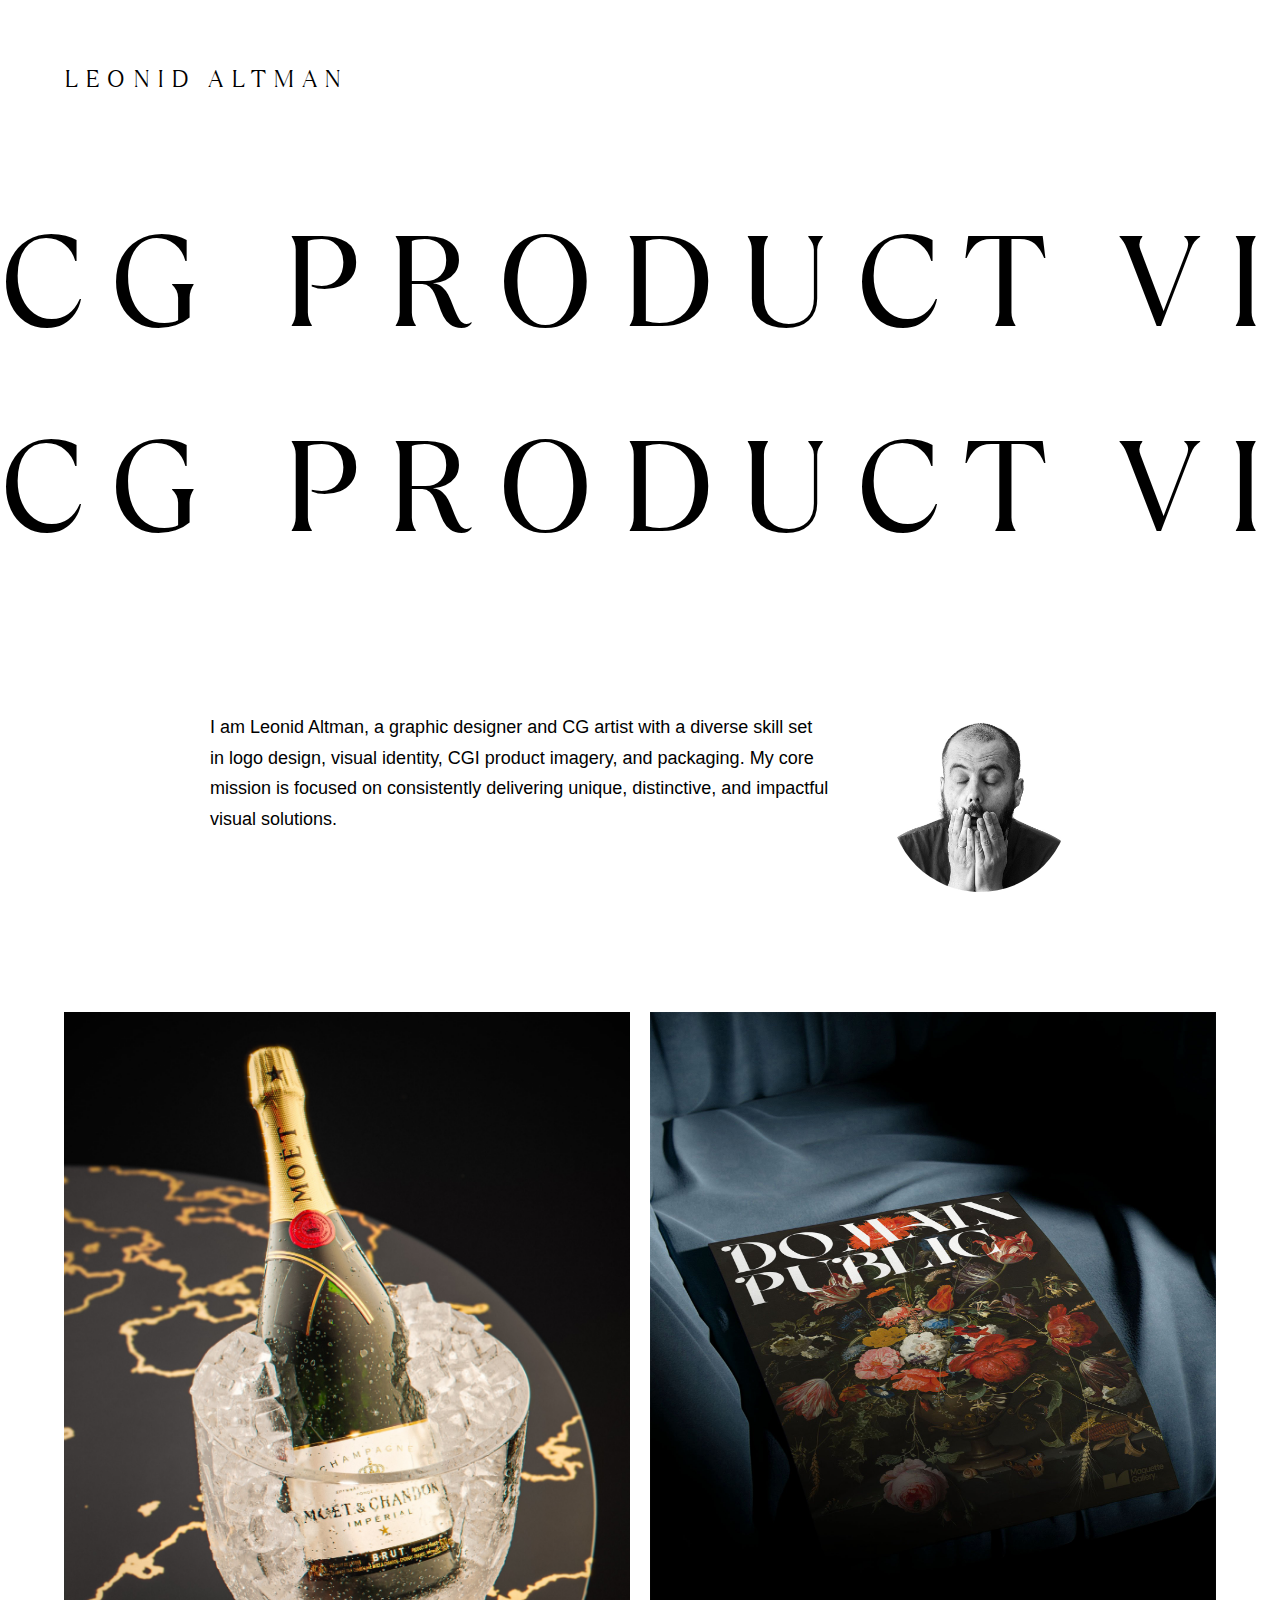
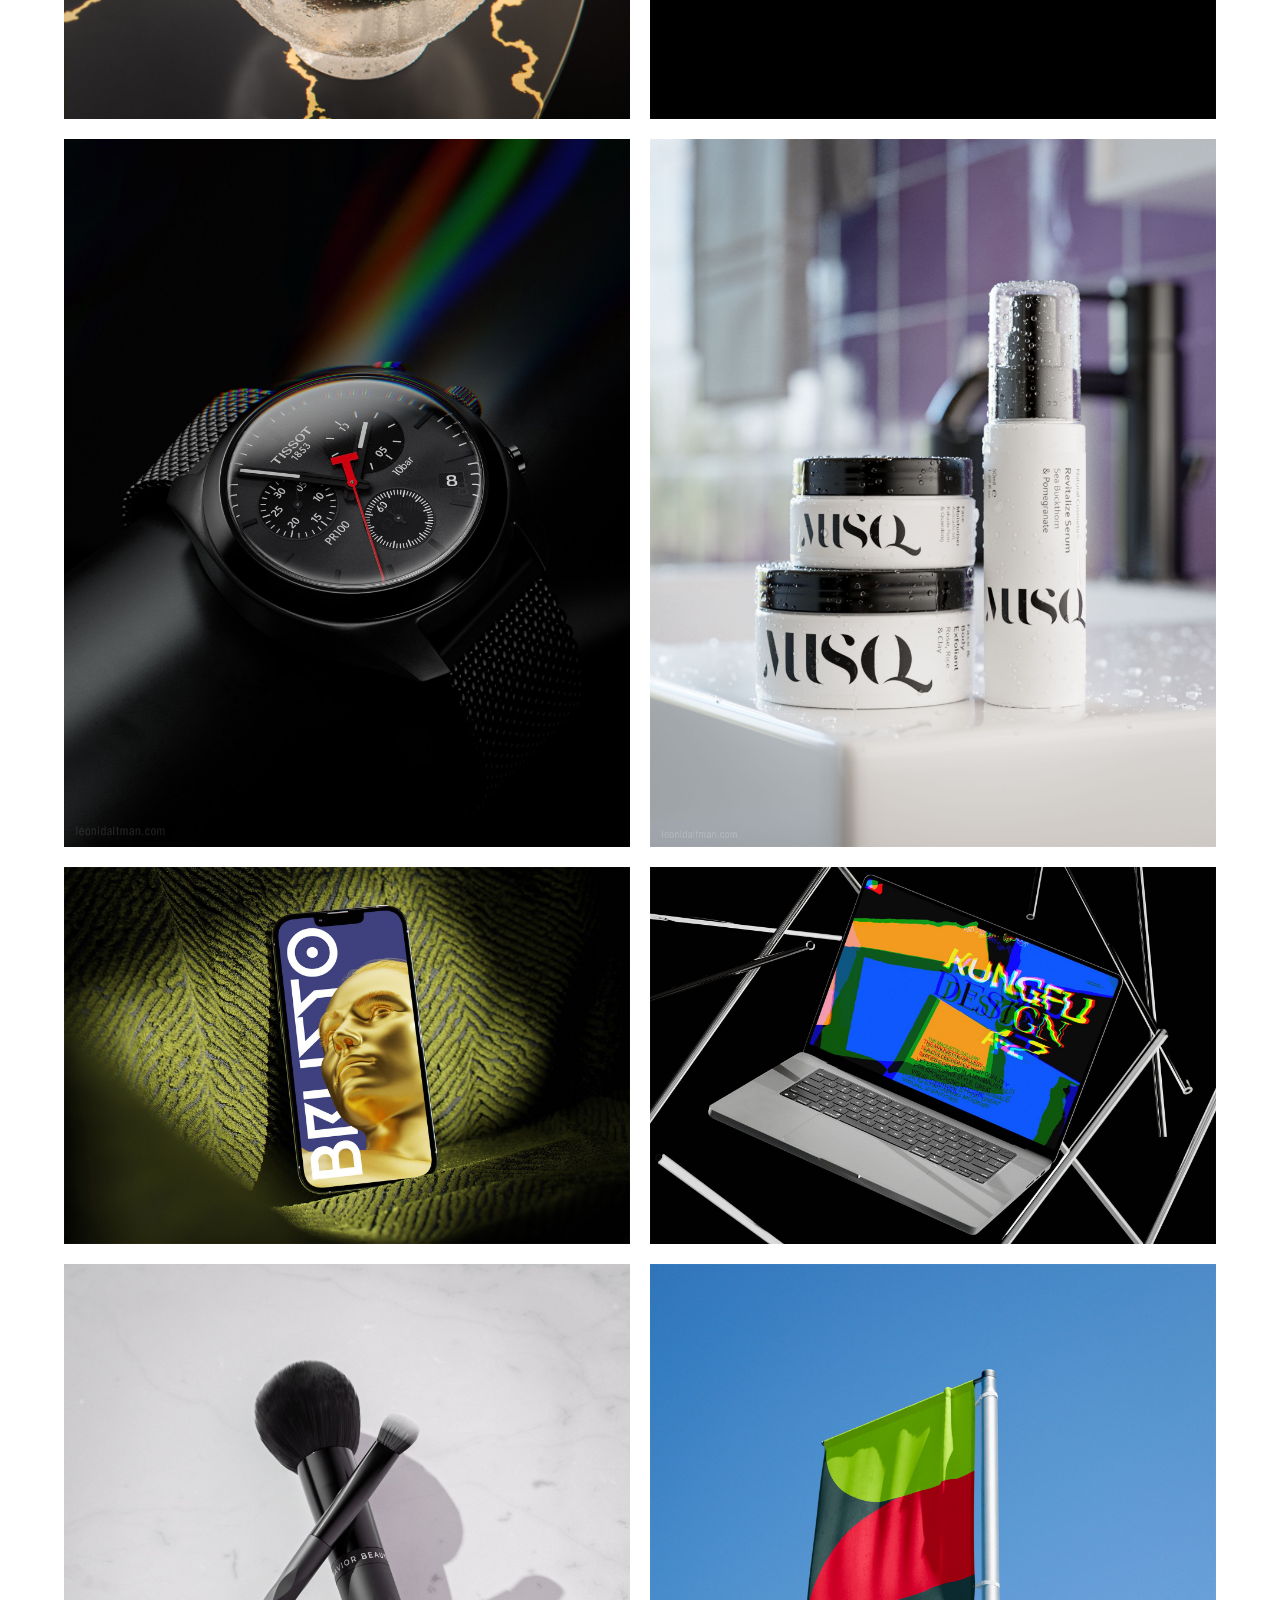
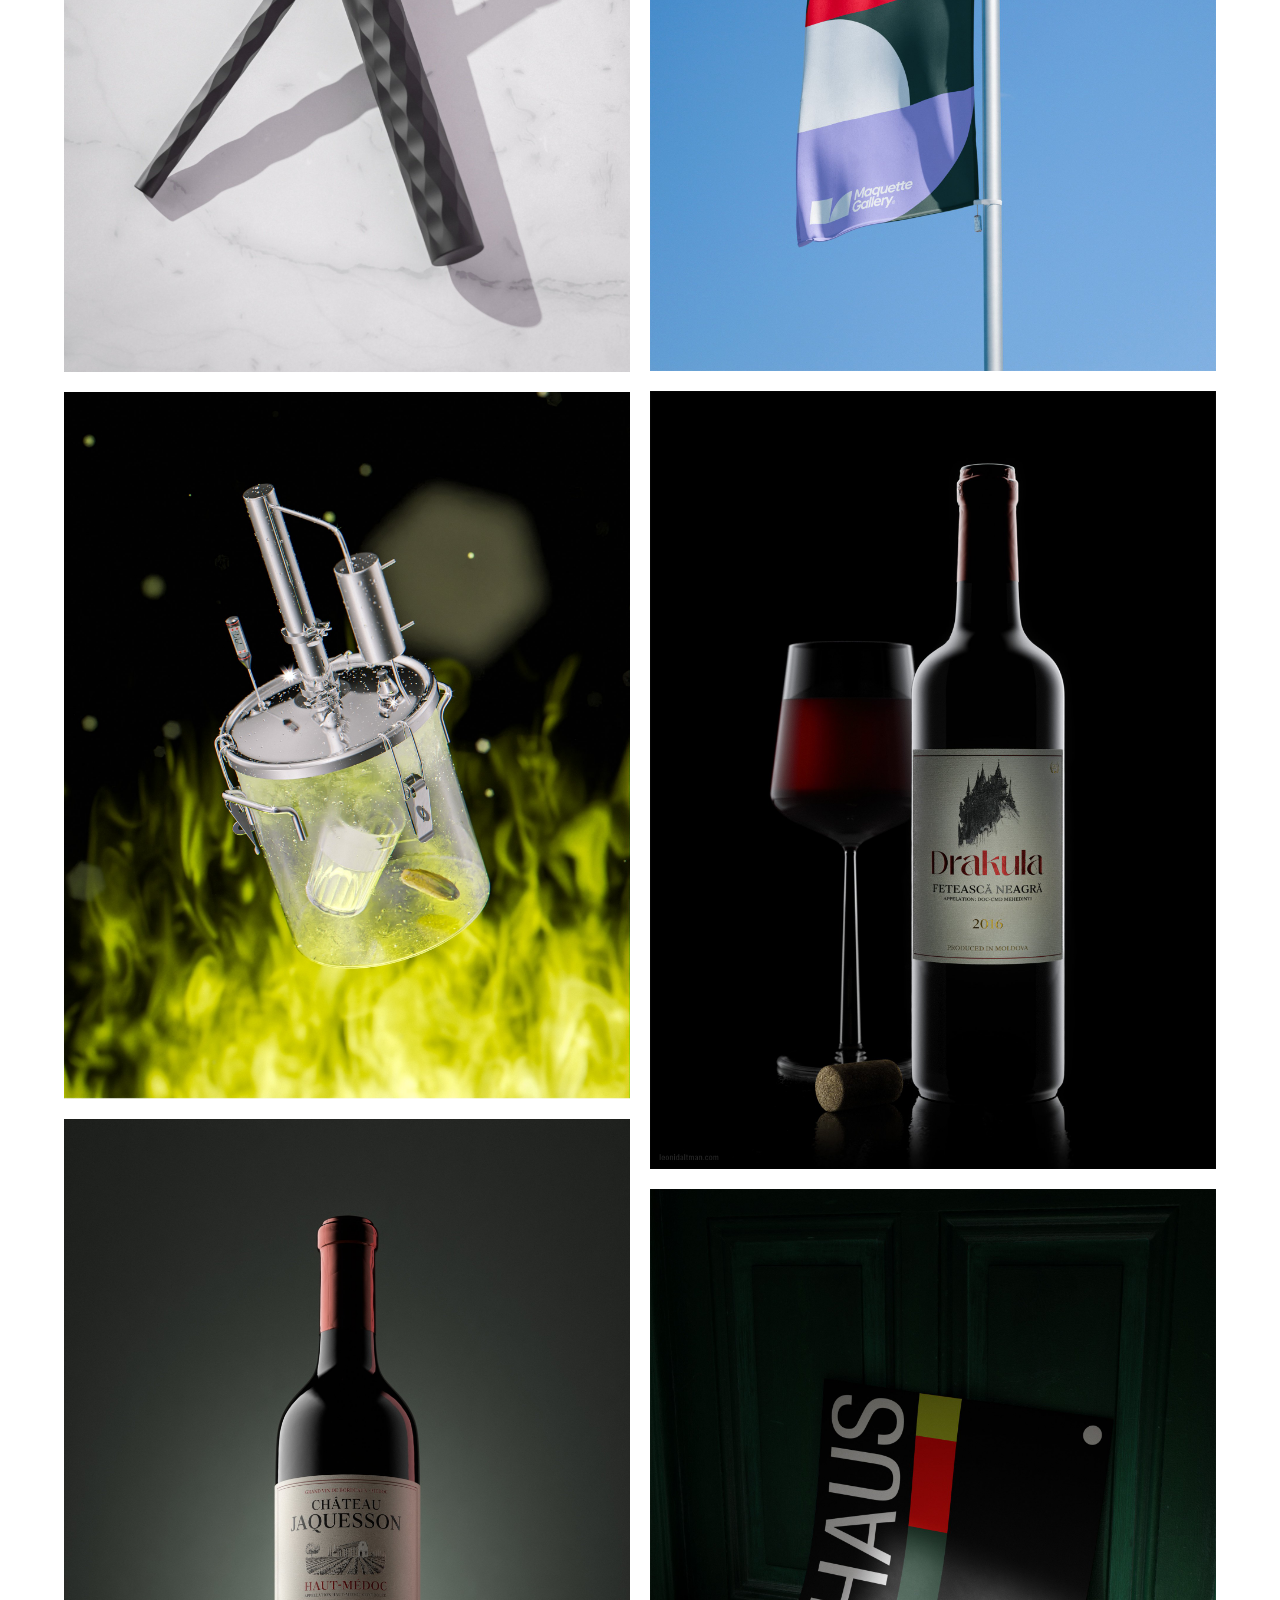
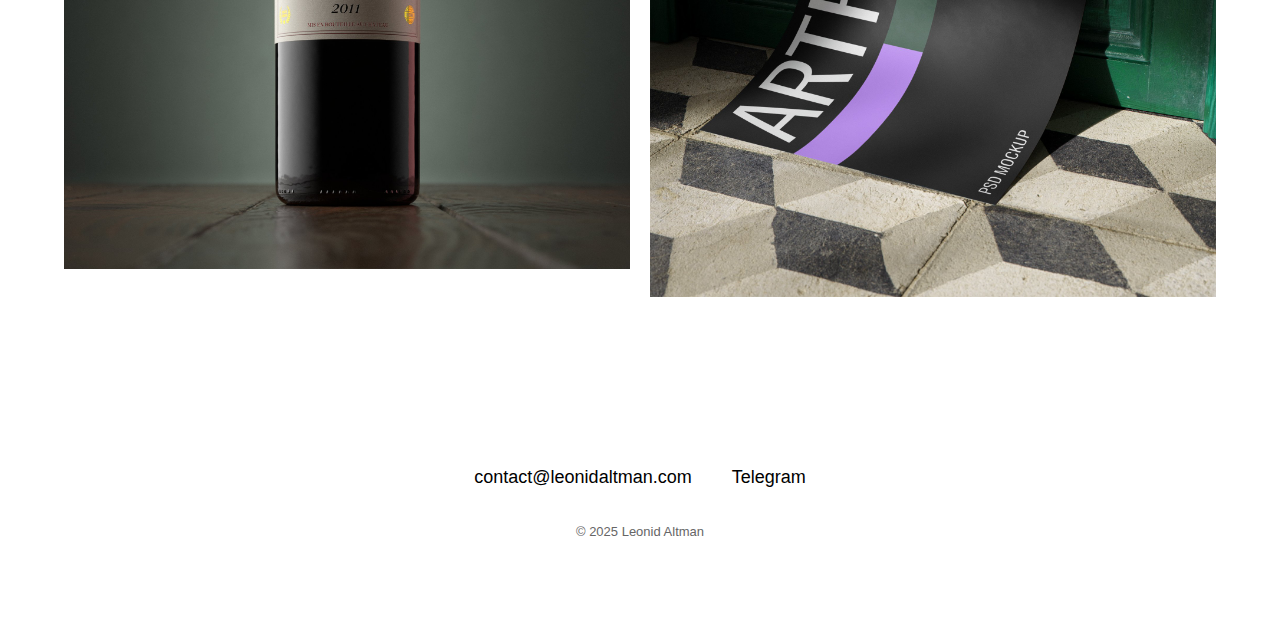
<file: index.html>
<!DOCTYPE html>
<html lang="en">
<head>
    <meta charset="UTF-8">
    <meta name="viewport" content="width=device-width, initial-scale=1.0">
    <meta name="description" content="Leonid Altman - Graphic designer and CG artist specializing in logo design, visual identity, CGI product imagery, and packaging. View my portfolio of 3D modeling, rendering, and product visualization work.">
    <meta name="keywords" content="graphic designer, CG artist, 3D modeling, product visualization, logo design, packaging design, CGI, rendering, Leonid Altman, portfolio">
    <link rel="canonical" href="https://leonidaltman.com/">
    
    <!-- Open Graph / Facebook -->
    <meta property="og:type" content="website">
    <meta property="og:url" content="https://leonidaltman.com/">
    <meta property="og:title" content="Leonid Altman - Graphic Designer & CG Artist">
    <meta property="og:description" content="Portfolio showcasing CG product visualization, logo design, 3D modeling & rendering, and packaging design.">
    <meta property="og:image" content="https://leonidaltman.com/images/ava-altman.jpg">
    
    <!-- Twitter -->
    <meta property="twitter:card" content="summary_large_image">
    <meta property="twitter:url" content="https://leonidaltman.com/">
    <meta property="twitter:title" content="Leonid Altman - Graphic Designer & CG Artist">
    <meta property="twitter:description" content="Portfolio showcasing CG product visualization, logo design, 3D modeling & rendering, and packaging design.">
    <meta property="twitter:image" content="https://leonidaltman.com/images/ava-altman.jpg">
    
    <title>Leonid Altman - Graphic Designer & CG Artist</title>
    <link rel="icon" type="image/x-icon" href="/favicon.ico">
    
    <!-- Preload fonts for faster loading -->
    <link rel="preload" href="fonts/TTRamillas-Light.woff2" as="font" type="font/woff2" crossorigin>
    <link rel="preload" href="fonts/TTRamillas-Regular.woff2" as="font" type="font/woff2" crossorigin>
    
    <link rel="stylesheet" href="css/style.css">
</head>
<body>
    <!-- Header with Logo -->
    <header class="site-header">
        <h1 class="site-logo">LEONID ALTMAN</h1>
    </header>

    <!-- Animated Marquee Header -->
    <div class="marquee-container">
        <div class="marquee-content">
            <span>CG PRODUCT VISUALISATION · LOGO DESIGN · 3D MODELING &amp; RENDERING · PACKAGING · </span>
            <span>CG PRODUCT VISUALISATION · LOGO DESIGN · 3D MODELING &amp; RENDERING · PACKAGING · </span>
        </div>
    </div>

    <!-- Main Container -->
    <div class="container">
        <!-- Bio Section -->
        <section class="bio-section">
            <div class="bio-content">
                <p class="bio-text">
                    I am Leonid Altman, a graphic designer and CG artist with a diverse skill set in logo design, visual identity, CGI product imagery, and packaging. My core mission is focused on consistently delivering unique, distinctive, and impactful visual solutions.
                </p>
                <img src="images/ava-altman.jpg" alt="Leonid Altman" class="profile-image">
            </div>
        </section>

        <!-- Portfolio Gallery -->
        <section class="portfolio-gallery">
            <div class="gallery-grid">
                <div class="gallery-item">
                    <img src="images/portfolio/side-moet.jpg" alt="Moet Champagne Product Visualization" width="2500" height="3125" loading="lazy">
                </div>
                <div class="gallery-item">
                    <img src="images/portfolio/tissot-watch-cgi-promo-image.jpeg" alt="Tissot Watch CGI Promo" width="2000" height="2500" loading="lazy">
                </div>
                <div class="gallery-item">
                    <img src="images/portfolio/630516438cb0cd5ea9de54f8_phone-mockup-003-maquette-gallery-01.jpg" alt="Phone Mockup Design" width="1920" height="1280" loading="lazy">
                </div>
                <div class="gallery-item">
                    <img src="images/portfolio/brushes-mavior-beauty-new.jpg" alt="Mavior Beauty Brushes" width="1920" height="2400" loading="lazy">
                </div>
                <div class="gallery-item">
                    <img src="images/portfolio/home-distiller-uzbi.jpg" alt="Home Distiller Uzbi" width="2000" height="2500" loading="lazy">
                </div>
                <div class="gallery-item">
                    <img src="images/portfolio/chateau-jaquesson-001.jpg" alt="Chateau Jaquesson Wine" width="2174" height="2880" loading="lazy">
                </div>
                <div class="gallery-item">
                    <img src="images/portfolio/6318e6224d5507bfb79b40a9_poster-mockup-004-maquette-gallery-picture-01.jpg" alt="Poster Mockup Design" width="1920" height="2400" loading="lazy">
                </div>
                <div class="gallery-item">
                    <img src="images/portfolio/musq-cosmetics-04.jpg" alt="Musq Cosmetics" width="1920" height="2400" loading="lazy">
                </div>
                <div class="gallery-item">
                    <img src="images/portfolio/631ac3939035144421d97307_laptop-mockup-005-maquette-gallery-06.jpg" alt="Laptop Mockup" width="1920" height="1278" loading="lazy">
                </div>
                <div class="gallery-item">
                    <img src="images/portfolio/flag-mockup-001-maquette-gallery.jpg" alt="Flag Mockup" width="1920" height="2400" loading="lazy">
                </div>
                <div class="gallery-item">
                    <img src="images/portfolio/drakula-wine-bottle.jpg" alt="Drakula Wine Bottle" width="1920" height="2640" loading="lazy">
                </div>
                <div class="gallery-item">
                    <img src="images/portfolio/63050bf358d78959621b990d_poster-mockup-002-maquette-gallery-01.jpg" alt="Poster Mockup" width="1920" height="2400" loading="lazy">
                </div>
            </div>
        </section>

        <!-- Contact Section -->
        <footer class="contact-section">
            <div class="contact-links">
                <a href="#" class="contact-link protected-email" data-email="Y29udGFjdEBsZW9uaWRhbHRtYW4uY29t">contact@leonidaltman.com</a>
                <a href="http://t.me/leonidaltman" class="contact-link" target="_blank">Telegram</a>
            </div>
            <p class="copyright">© 2025 Leonid Altman</p>
        </footer>
    </div>

    <script src="js/script.js"></script>
    
    <!-- Structured Data -->
    <script type="application/ld+json">
    {
      "@context": "https://schema.org",
      "@type": "Person",
      "name": "Leonid Altman",
      "jobTitle": "Graphic Designer & CG Artist",
      "description": "Graphic designer and CG artist specializing in logo design, visual identity, CGI product imagery, and packaging",
      "url": "https://leonidaltman.com",
      "image": "https://leonidaltman.com/images/ava-altman.jpg",
      "sameAs": [
        "http://t.me/leonidaltman"
      ],
      "knowsAbout": ["Graphic Design", "3D Modeling", "CGI", "Product Visualization", "Logo Design", "Packaging Design", "Visual Identity", "Rendering"]
    }
    </script>
</body>
</html>
</file>
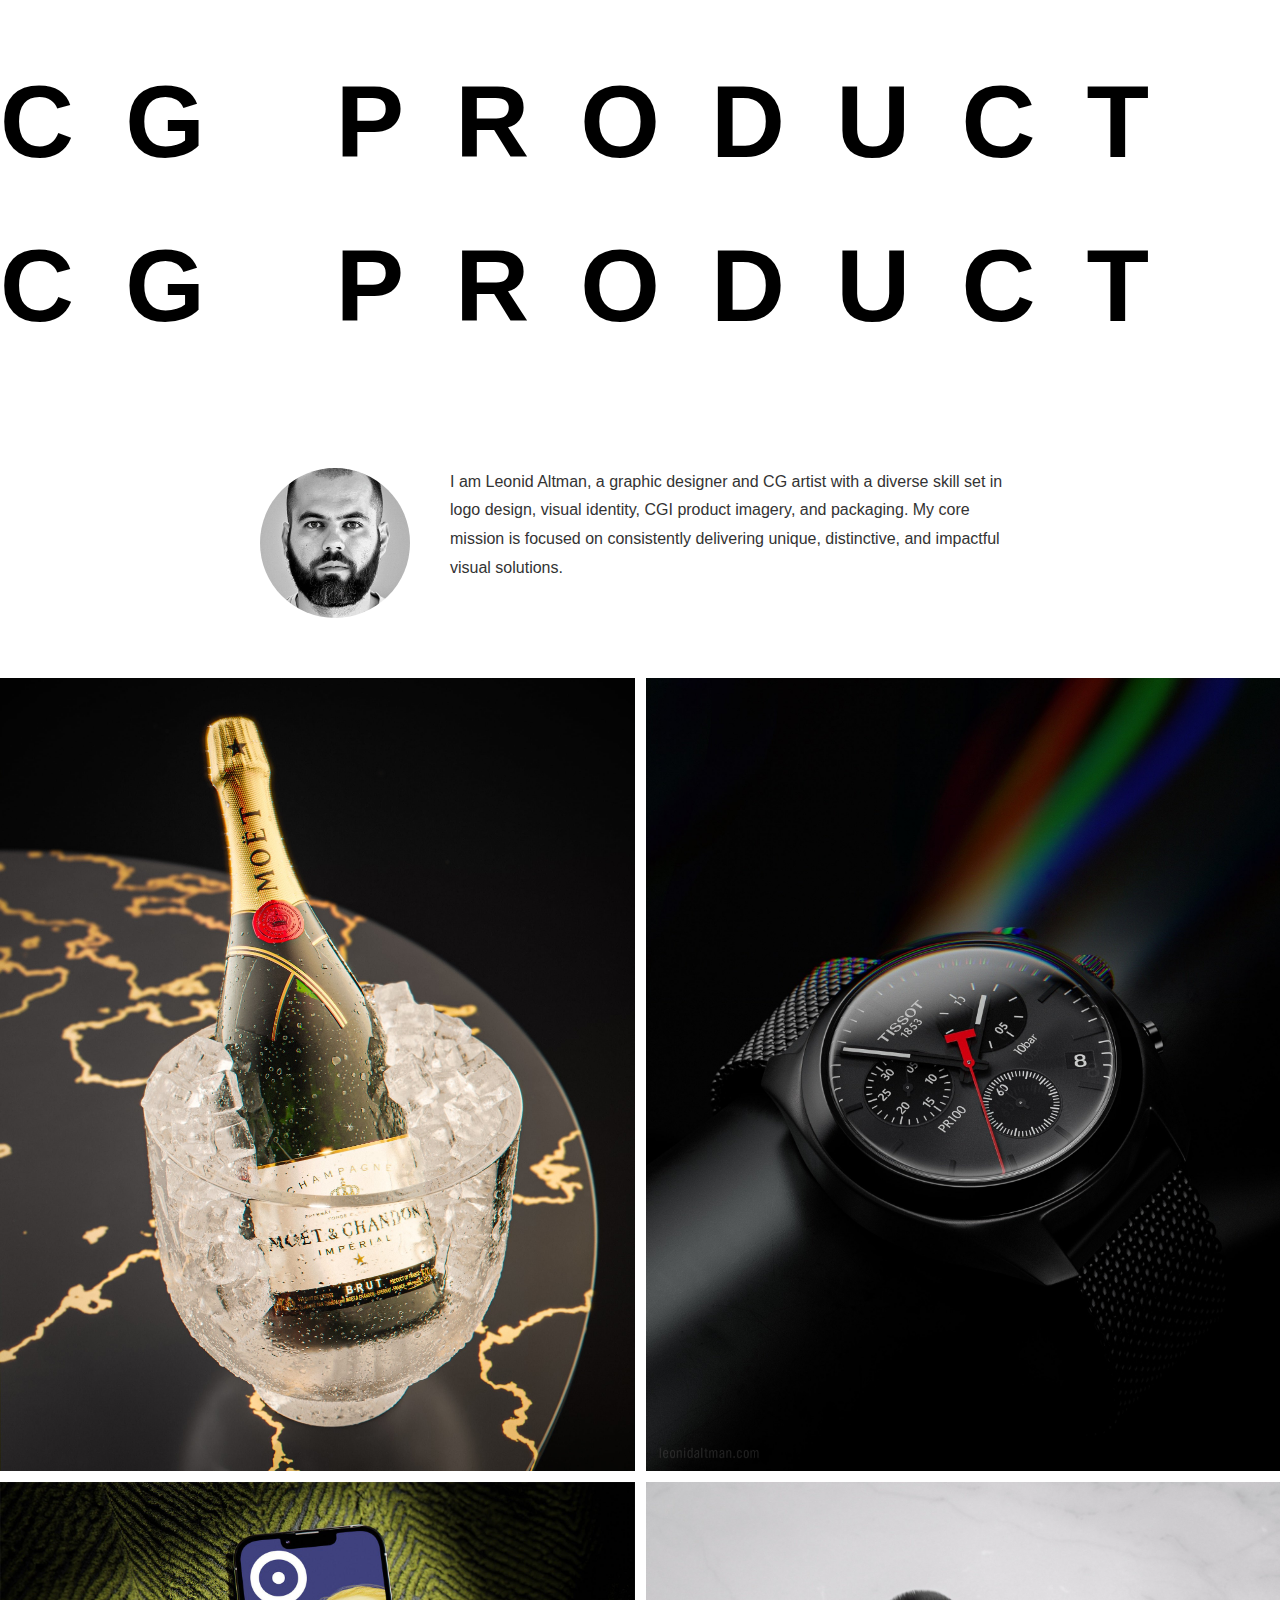
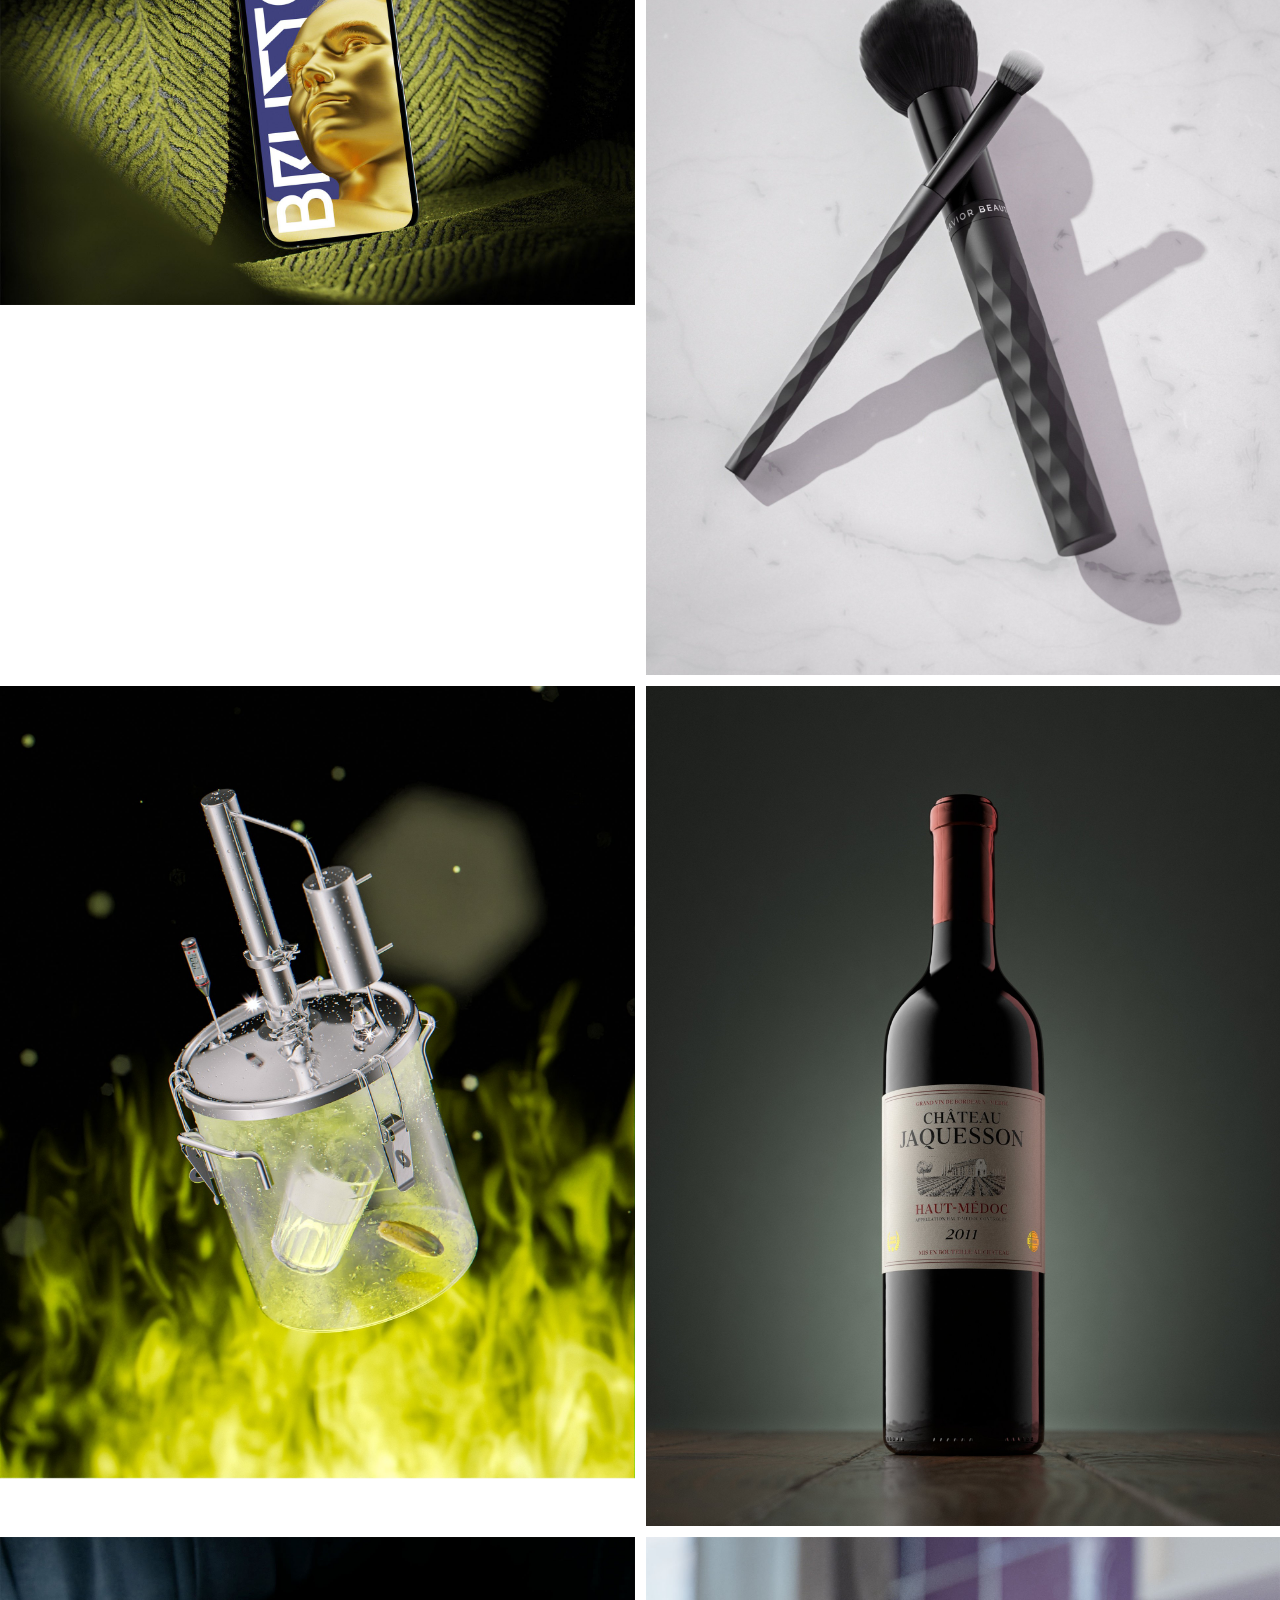
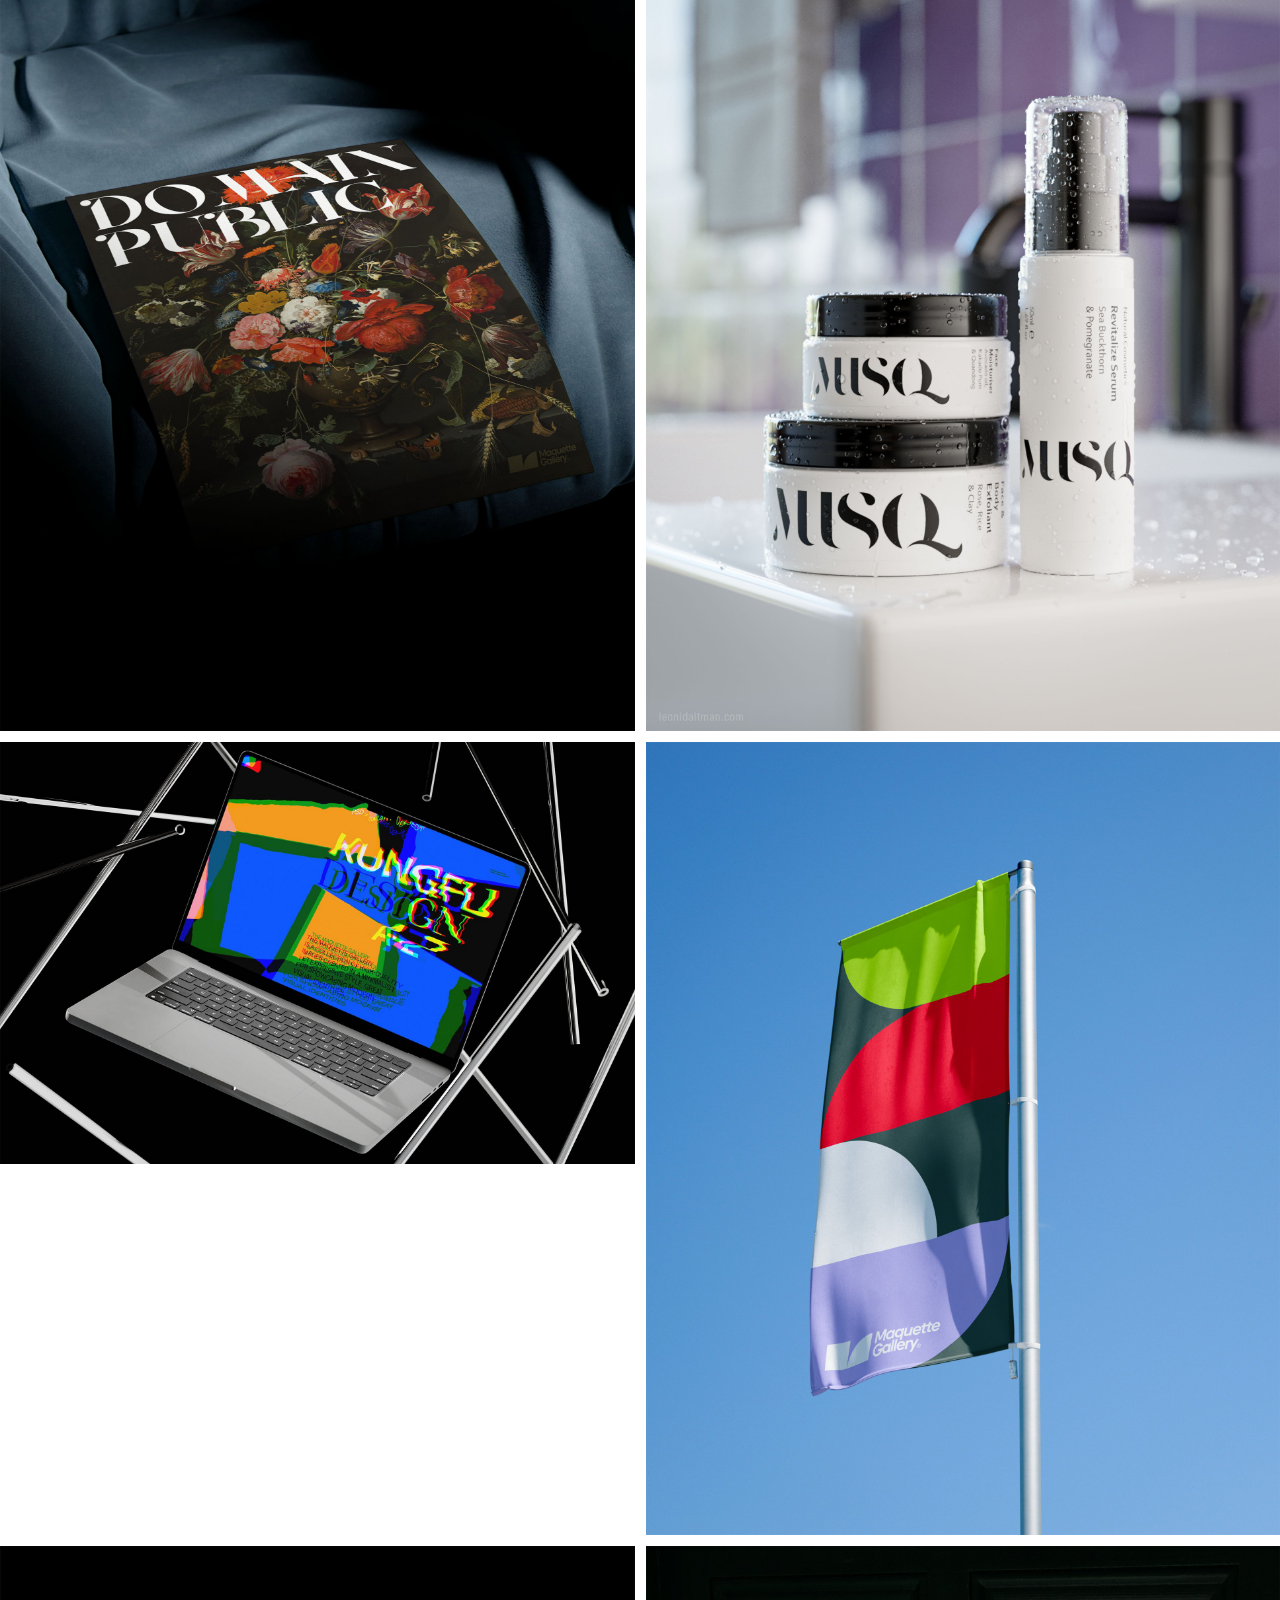
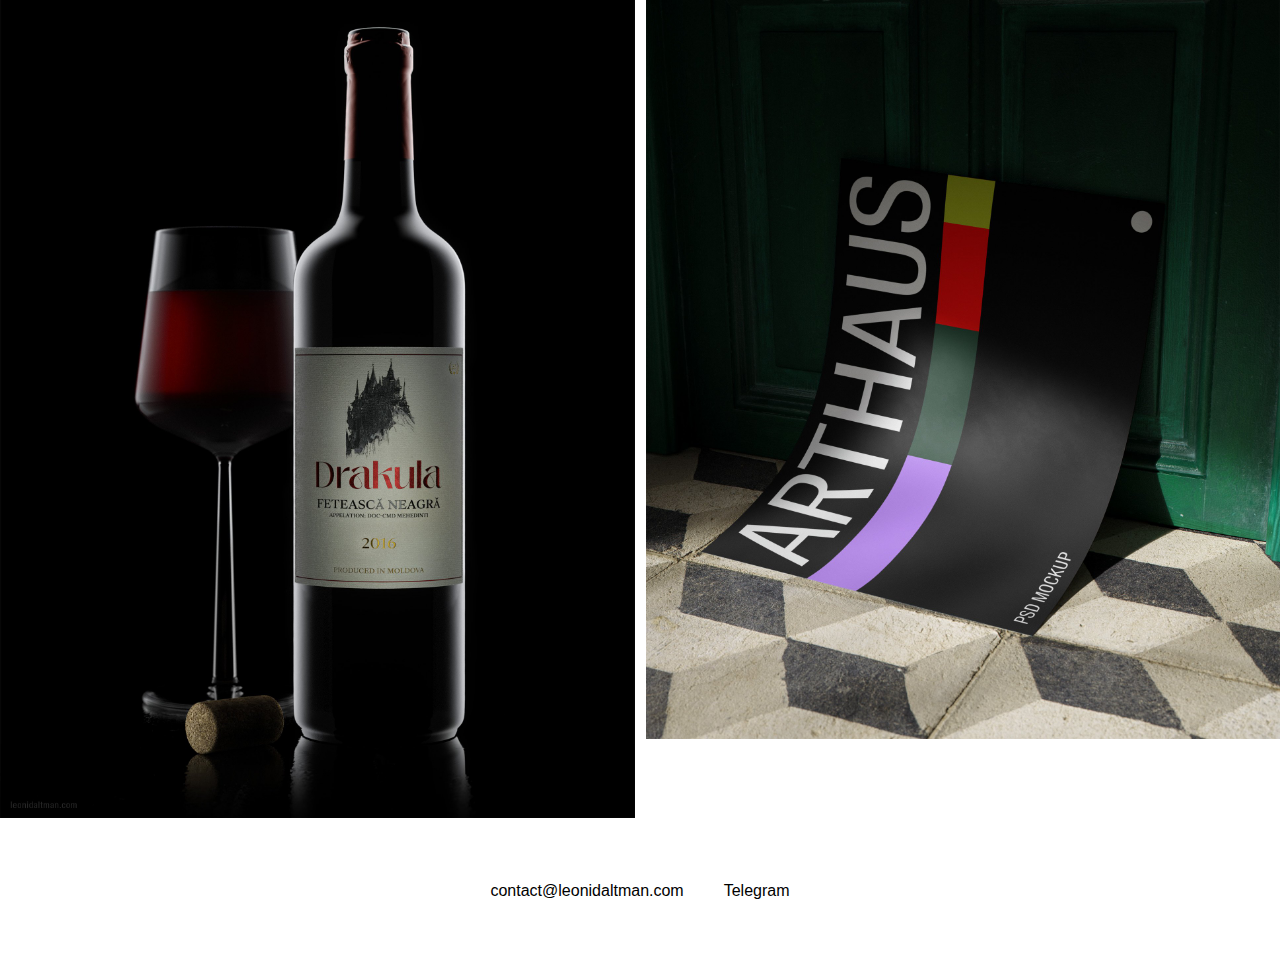
<file: leonidaltman-portfolio/index.html>
<!DOCTYPE html>
<html lang="en">
<head>
    <meta charset="UTF-8">
    <meta name="viewport" content="width=device-width, initial-scale=1.0">
    <title>Leonid Altman - Graphic Designer & CG Artist</title>
    <link rel="stylesheet" href="css/style.css">
</head>
<body>
    <!-- Animated Marquee Header -->
    <div class="marquee-container">
        <div class="marquee-content">
            <span>CG PRODUCT VISUALISATION · LOGO DESIGN · 3D MODELING &amp; RENDERING · PACKAGING · </span>
            <span>CG PRODUCT VISUALISATION · LOGO DESIGN · 3D MODELING &amp; RENDERING · PACKAGING · </span>
        </div>
    </div>

    <!-- Main Container -->
    <div class="container">
        <!-- Bio Section -->
        <section class="bio-section">
            <div class="bio-content">
                <img src="images/ava-altman.jpg" alt="Leonid Altman" class="profile-image">
                <p class="bio-text">
                    I am Leonid Altman, a graphic designer and CG artist with a diverse skill set in logo design, visual identity, CGI product imagery, and packaging. My core mission is focused on consistently delivering unique, distinctive, and impactful visual solutions.
                </p>
            </div>
        </section>

        <!-- Portfolio Gallery -->
        <section class="portfolio-gallery">
            <div class="gallery-grid">
                <div class="gallery-item">
                    <img src="images/portfolio/side-moet.jpg" alt="Moet Champagne Product Visualization">
                </div>
                <div class="gallery-item">
                    <img src="images/portfolio/tissot-watch-cgi-promo-image.jpeg" alt="Tissot Watch CGI Promo">
                </div>
                <div class="gallery-item">
                    <img src="images/portfolio/630516438cb0cd5ea9de54f8_phone-mockup-003-maquette-gallery-01.jpg" alt="Phone Mockup Design">
                </div>
                <div class="gallery-item">
                    <img src="images/portfolio/brushes-mavior-beauty-new.jpg" alt="Mavior Beauty Brushes">
                </div>
                <div class="gallery-item">
                    <img src="images/portfolio/home-distiller-uzbi.jpg" alt="Home Distiller Uzbi">
                </div>
                <div class="gallery-item">
                    <img src="images/portfolio/chateau-jaquesson-001.jpg" alt="Chateau Jaquesson Wine">
                </div>
                <div class="gallery-item">
                    <img src="images/portfolio/6318e6224d5507bfb79b40a9_poster-mockup-004-maquette-gallery-picture-01.jpg" alt="Poster Mockup Design">
                </div>
                <div class="gallery-item">
                    <img src="images/portfolio/musq-cosmetics-04.jpg" alt="Musq Cosmetics">
                </div>
                <div class="gallery-item">
                    <img src="images/portfolio/631ac3939035144421d97307_laptop-mockup-005-maquette-gallery-06.jpg" alt="Laptop Mockup">
                </div>
                <div class="gallery-item">
                    <img src="images/portfolio/flag-mockup-001-maquette-gallery.jpg" alt="Flag Mockup">
                </div>
                <div class="gallery-item">
                    <img src="images/portfolio/drakula-wine-bottle.jpg" alt="Drakula Wine Bottle">
                </div>
                <div class="gallery-item">
                    <img src="images/portfolio/63050bf358d78959621b990d_poster-mockup-002-maquette-gallery-01.jpg" alt="Poster Mockup">
                </div>
            </div>
        </section>

        <!-- Contact Section -->
        <footer class="contact-section">
            <div class="contact-links">
                <a href="mailto:contact@leonidaltman.com" class="contact-link">contact@leonidaltman.com</a>
                <a href="http://t.me/leonidaltman" class="contact-link" target="_blank">Telegram</a>
            </div>
        </footer>
    </div>

    <script src="js/script.js"></script>
</body>
</html>
</file>
<file: css/style.css>
@font-face {
    font-family: 'TT Ramillas';
    src: url('../fonts/TTRamillas-Light.woff2') format('woff2'),
         url('../fonts/TTRamillas-Light.ttf') format('truetype');
    font-weight: 300;
    font-style: normal;
    font-display: swap;
}

@font-face {
    font-family: 'TT Ramillas';
    src: url('../fonts/TTRamillas-Regular.woff2') format('woff2'),
         url('../fonts/TTRamillas-Regular.ttf') format('truetype');
    font-weight: 400;
    font-style: normal;
    font-display: swap;
}

* {
    margin: 0;
    padding: 0;
    box-sizing: border-box;
}

body {
    font-family: -apple-system, BlinkMacSystemFont, 'Segoe UI', Roboto, Oxygen, Ubuntu, Cantarell, sans-serif;
    background-color: #ffffff;
    color: #000;
    line-height: 1.6;
    overflow-x: hidden;
}

.site-header {
    padding: 60px 5vw 40px;
    max-width: 1500px;
    margin: 0 auto;
}

.site-logo {
    font-family: 'TT Ramillas', -apple-system, BlinkMacSystemFont, sans-serif;
    font-size: 1.5rem;
    font-weight: 300;
    letter-spacing: 0.3em;
    text-transform: uppercase;
    margin: 0;
    text-align: left;
}

.marquee-container {
    width: 100%;
    overflow: hidden;
    background-color: transparent;
    padding: 42px 0;
    position: relative;
}

.marquee-content {
    display: flex;
    white-space: nowrap;
    animation: marquee 60s linear infinite;
    font-family: 'TT Ramillas', -apple-system, BlinkMacSystemFont, sans-serif;
    font-size: clamp(3rem, 10vw, 10rem);
    font-weight: 400;
    letter-spacing: 0.2em;
    text-transform: uppercase;
}

.marquee-content span {
    padding-right: 100px;
}

@keyframes marquee {
    0% {
        transform: translateX(0);
    }
    100% {
        transform: translateX(-50%);
    }
}

.container {
    max-width: 1500px;
    margin: 0 auto;
    padding: 0 5vw;
}

.bio-section {
    padding: 80px 20px;
    max-width: 900px;
    margin: 0 auto;
}

.bio-content {
    display: flex;
    gap: 60px;
    align-items: flex-start;
}

.profile-image {
    width: 180px;
    height: 180px;
    border-radius: 50%;
    object-fit: cover;
    flex-shrink: 0;
}

.bio-text {
    flex: 1;
    line-height: 1.7;
    color: #000;
    font-size: 18px;
    font-weight: 400;
}

.portfolio-gallery {
    padding: 40px 0 80px;
}

.gallery-grid {
    display: grid;
    grid-template-columns: repeat(auto-fill, minmax(300px, 1fr));
    grid-auto-rows: auto;
    grid-auto-flow: dense;
    gap: 20px;
    
    /* Modern CSS Grid masonry (Safari 15.4+, Firefox with flag) */
    grid-template-rows: masonry;
    
    /* Fallback to CSS columns for browsers without masonry support */
    @supports not (grid-template-rows: masonry) {
        display: block;
        column-count: 2;
        column-gap: 20px;
    }
}

.gallery-item {
    position: relative;
    overflow: hidden;
    background-color: transparent;
    cursor: pointer;
    transition: opacity 0.1s ease;
    
    /* Prevent breaking across columns */
    @supports not (grid-template-rows: masonry) {
        break-inside: avoid;
        margin-bottom: 20px;
    }
}

.gallery-item:hover {
    opacity: 0.8;
}

.gallery-item img {
    width: 100%;
    height: auto;
    display: block;
    object-fit: cover;
    aspect-ratio: attr(width) / attr(height);
}

.contact-section {
    padding: 80px 20px;
    text-align: center;
}

.contact-links {
    display: flex;
    justify-content: center;
    gap: 40px;
    flex-wrap: wrap;
}

.contact-link {
    color: #000;
    text-decoration: none;
    font-size: 18px;
    font-weight: 500;
    transition: opacity 0.1s ease;
}

.contact-link:hover {
    opacity: 0.6;
}

.copyright {
    margin-top: 30px;
    color: #666;
    font-size: 13px;
    font-weight: 400;
}

.image-modal {
    position: fixed;
    top: 0;
    left: 0;
    width: 100%;
    height: 100%;
    background-color: rgba(0, 0, 0, 0.9);
    display: flex;
    justify-content: center;
    align-items: center;
    z-index: 1000;
    padding: 20px;
}

.modal-content {
    position: relative;
    max-width: 90%;
    max-height: 90%;
}

.image-wrapper {
    display: flex;
    justify-content: center;
    align-items: center;
    pointer-events: none;
    width: 100%;
    height: 100%;
}

.modal-content img {
    width: auto;
    height: auto;
    max-width: 100%;
    max-height: 90vh;
    object-fit: contain;
    cursor: zoom-in;
    transition: all 0.3s ease;
    pointer-events: auto;
}

.close-modal {
    position: absolute;
    top: 20px;
    right: 30px;
    color: #fff;
    font-size: 35px;
    font-weight: bold;
    cursor: pointer;
    transition: opacity 0.1s ease;
    pointer-events: auto;
    z-index: 1002;
}

.close-modal:hover {
    opacity: 0.6;
}

.nav-arrow {
    position: absolute;
    top: 50%;
    transform: translateY(-50%);
    color: #fff;
    font-size: 60px;
    font-weight: bold;
    cursor: pointer;
    user-select: none;
    padding: 10px;
    transition: opacity 0.3s ease;
    z-index: 1001;
    pointer-events: auto;
}

.nav-prev {
    left: 30px;
}

.nav-next {
    right: 30px;
}

.nav-arrow:hover {
    opacity: 0.6;
}

@media (max-width: 768px) {
    .site-header {
        padding: 40px 20px 30px;
    }
    
    .site-logo {
        font-size: 1.1rem;
        letter-spacing: 0.2em;
        text-align: left;
    }
    
    .marquee-container {
        padding: 28px 0;
    }
    
    .marquee-content {
        font-size: clamp(2rem, 6vw, 4rem);
        letter-spacing: 0.1em;
        font-weight: 400;
    }
    
    .bio-section {
        padding: 40px 20px;
    }
    
    .bio-content {
        flex-direction: column;
        text-align: center;
        gap: 30px;
    }
    
    .profile-image {
        margin: 0 auto;
        width: 140px;
        height: 140px;
    }
    
    .bio-text {
        font-size: 16px;
        line-height: 1.6;
    }
    
    .portfolio-gallery {
        padding: 20px 0 40px;
    }
    
    .gallery-grid {
        grid-template-columns: 1fr;
        gap: 15px;
        
        /* Single column for mobile in fallback mode */
        @supports not (grid-template-rows: masonry) {
            column-count: 1;
            column-gap: 15px;
        }
    }
    
    .gallery-item {
        @supports not (grid-template-rows: masonry) {
            margin-bottom: 15px;
        }
    }
    
    .contact-section {
        padding: 40px 20px;
    }
    
    .contact-links {
        gap: 20px;
    }
    
    .contact-link {
        font-size: 16px;
    }
    
    .copyright {
        margin-top: 20px;
    }
    
    .nav-arrow {
        font-size: 40px;
        padding: 5px;
    }
    
    .nav-prev {
        left: 10px;
    }
    
    .nav-next {
        right: 10px;
    }
}
</file>
<file: leonidaltman-portfolio/css/style.css>
* {
    margin: 0;
    padding: 0;
    box-sizing: border-box;
}

body {
    font-family: -apple-system, BlinkMacSystemFont, 'Segoe UI', Roboto, Oxygen, Ubuntu, Cantarell, sans-serif;
    background-color: #ffffff;
    color: #000;
    line-height: 1.6;
    overflow-x: hidden;
}

.marquee-container {
    width: 100%;
    overflow: hidden;
    background-color: transparent;
    padding: 40px 0;
    position: relative;
}

.marquee-content {
    display: flex;
    white-space: nowrap;
    animation: marquee 60s linear infinite;
    font-size: clamp(3rem, 8vw, 8rem);
    font-weight: 600;
    letter-spacing: 0.5em;
    text-transform: uppercase;
}

.marquee-content span {
    padding-right: 100px;
}

@keyframes marquee {
    0% {
        transform: translateX(0);
    }
    100% {
        transform: translateX(-50%);
    }
}

.container {
    max-width: 1500px;
    margin: 0 auto;
    padding: 0;
}

.bio-section {
    padding: 60px 20px;
    max-width: 800px;
    margin: 0 auto;
}

.bio-content {
    display: flex;
    gap: 40px;
    align-items: flex-start;
}

.profile-image {
    width: 150px;
    height: 150px;
    border-radius: 50%;
    object-fit: cover;
    flex-shrink: 0;
}

.bio-text {
    flex: 1;
    line-height: 1.8;
    color: #333;
    font-size: 16px;
}

.portfolio-gallery {
    padding: 0;
}

.gallery-grid {
    display: grid;
    grid-template-columns: repeat(2, 1fr);
    gap: 11px;
}

.gallery-item {
    position: relative;
    overflow: hidden;
    background-color: transparent;
    cursor: pointer;
    transition: opacity 0.1s ease;
}

.gallery-item:hover {
    opacity: 0.8;
}

.gallery-item img {
    width: 100%;
    height: auto;
    display: block;
    object-fit: cover;
}

.contact-section {
    padding: 60px 20px;
    text-align: center;
}

.contact-links {
    display: flex;
    justify-content: center;
    gap: 40px;
    flex-wrap: wrap;
}

.contact-link {
    color: #000;
    text-decoration: none;
    font-size: 16px;
    transition: opacity 0.1s ease;
}

.contact-link:hover {
    opacity: 0.6;
}

.image-modal {
    position: fixed;
    top: 0;
    left: 0;
    width: 100%;
    height: 100%;
    background-color: rgba(0, 0, 0, 0.9);
    display: flex;
    justify-content: center;
    align-items: center;
    z-index: 1000;
    padding: 20px;
}

.modal-content {
    position: relative;
    max-width: 90%;
    max-height: 90%;
}

.modal-content img {
    width: 100%;
    height: auto;
    max-height: 90vh;
    object-fit: contain;
}

.close-modal {
    position: absolute;
    top: -40px;
    right: 0;
    color: #fff;
    font-size: 35px;
    font-weight: bold;
    cursor: pointer;
    transition: opacity 0.1s ease;
}

.close-modal:hover {
    opacity: 0.6;
}

@media (max-width: 768px) {
    .marquee-content {
        font-size: clamp(1.5rem, 5vw, 3rem);
        letter-spacing: 0.3em;
    }
    
    .bio-content {
        flex-direction: column;
        text-align: center;
        gap: 20px;
    }
    
    .profile-image {
        margin: 0 auto;
    }
    
    .gallery-grid {
        grid-template-columns: 1fr;
        gap: 11px;
    }
    
    .contact-links {
        gap: 20px;
    }
}
</file>
